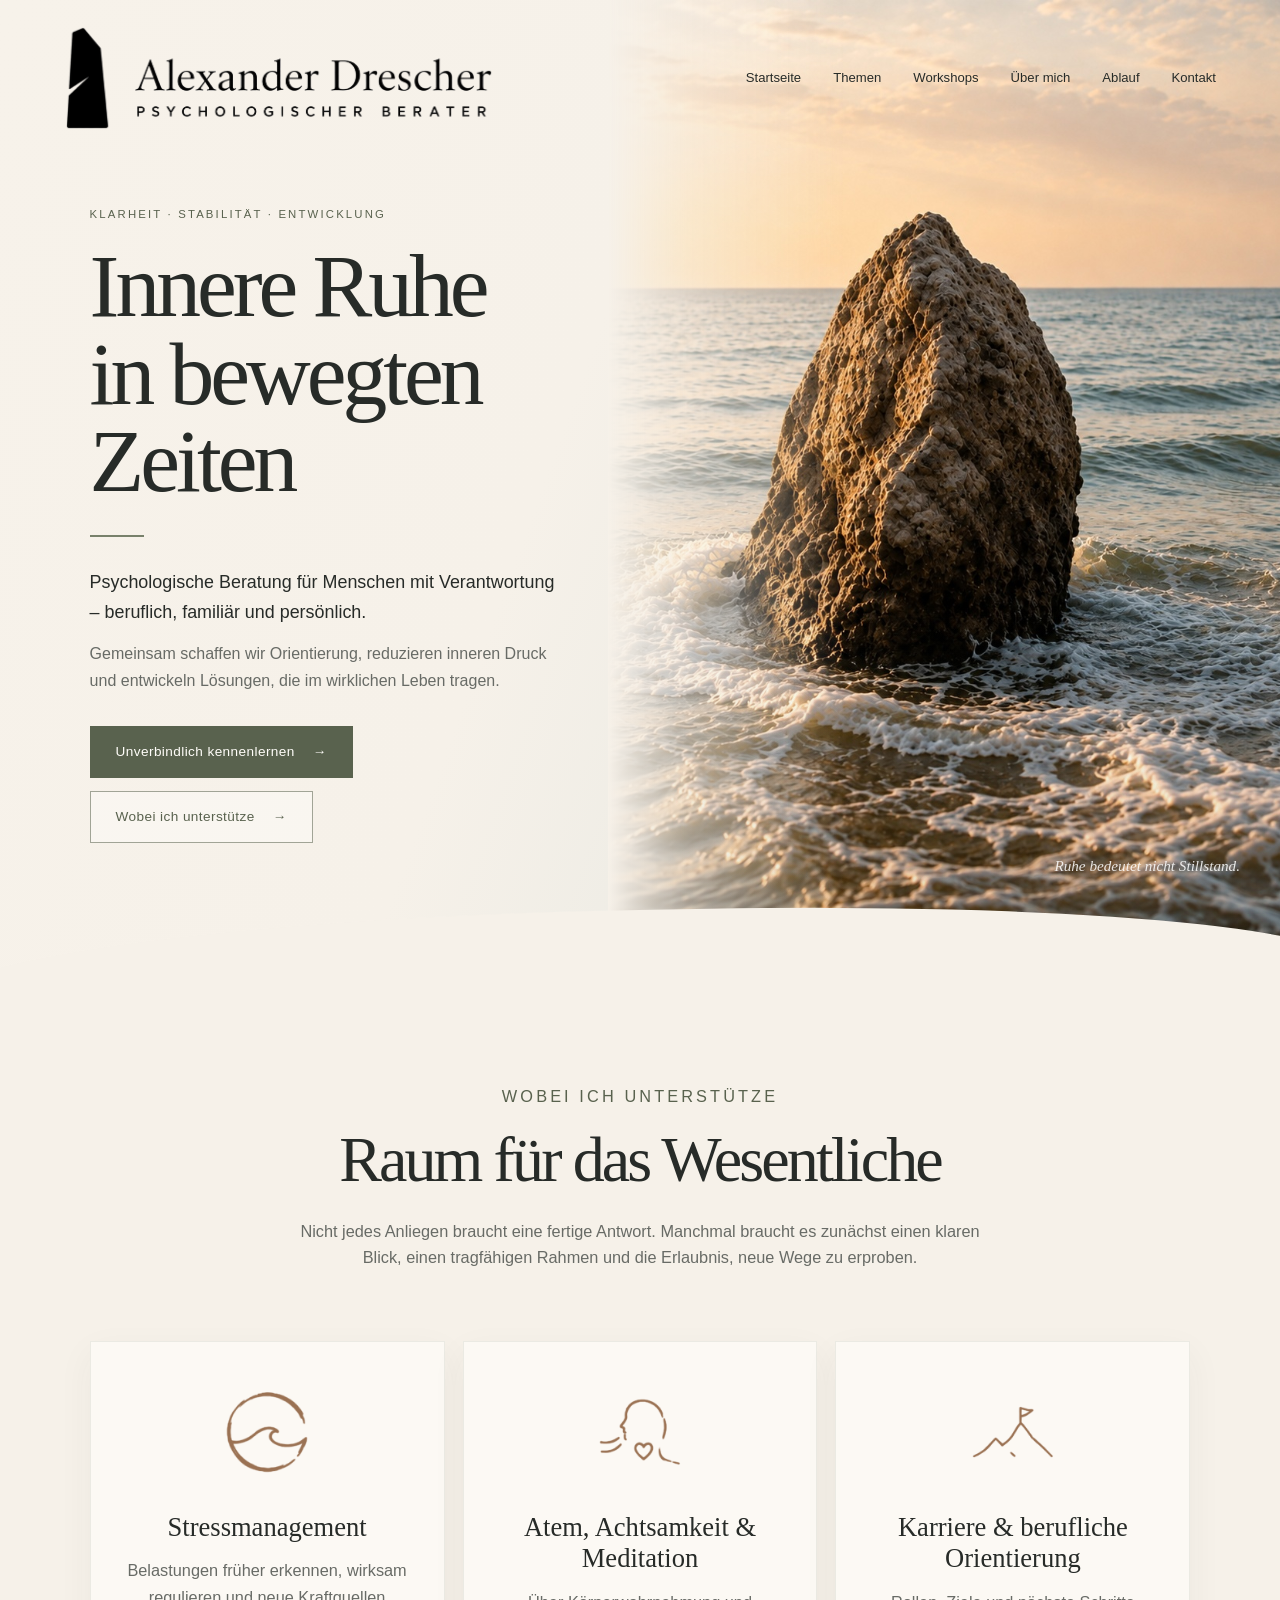
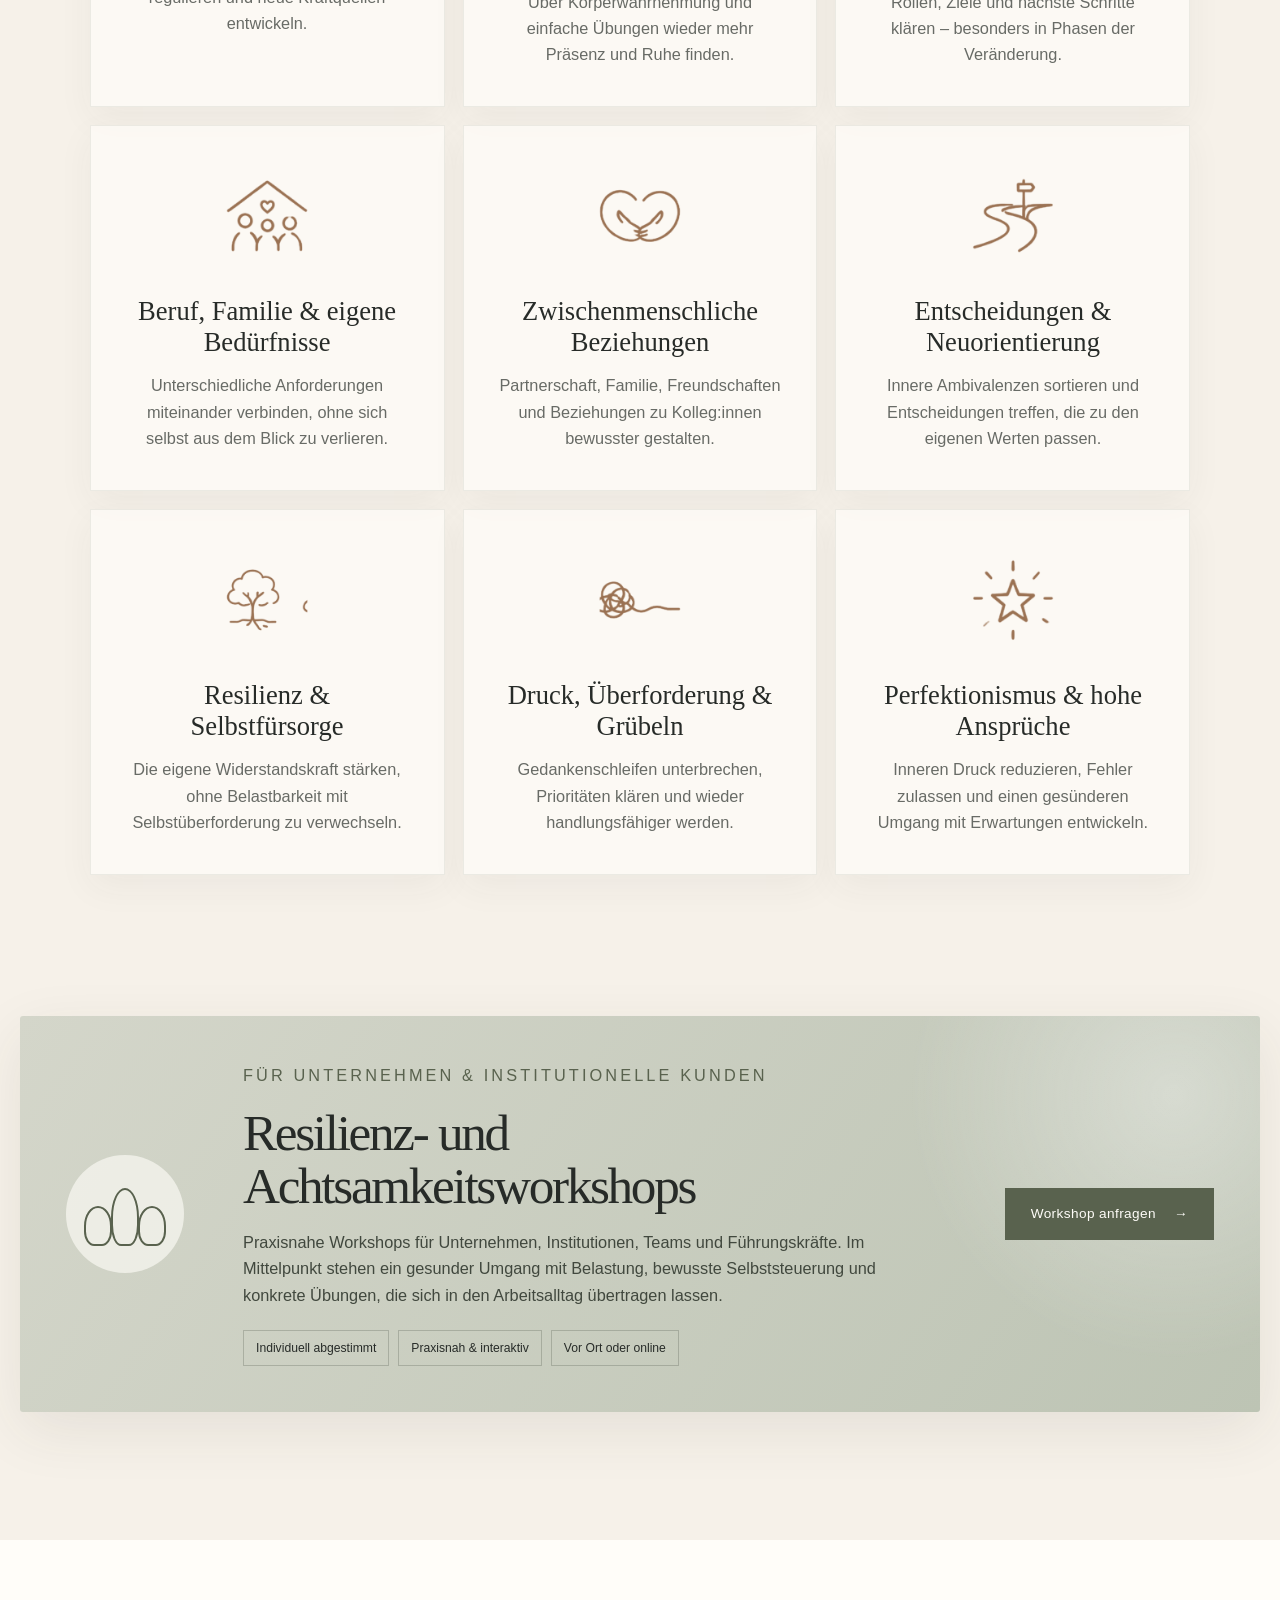
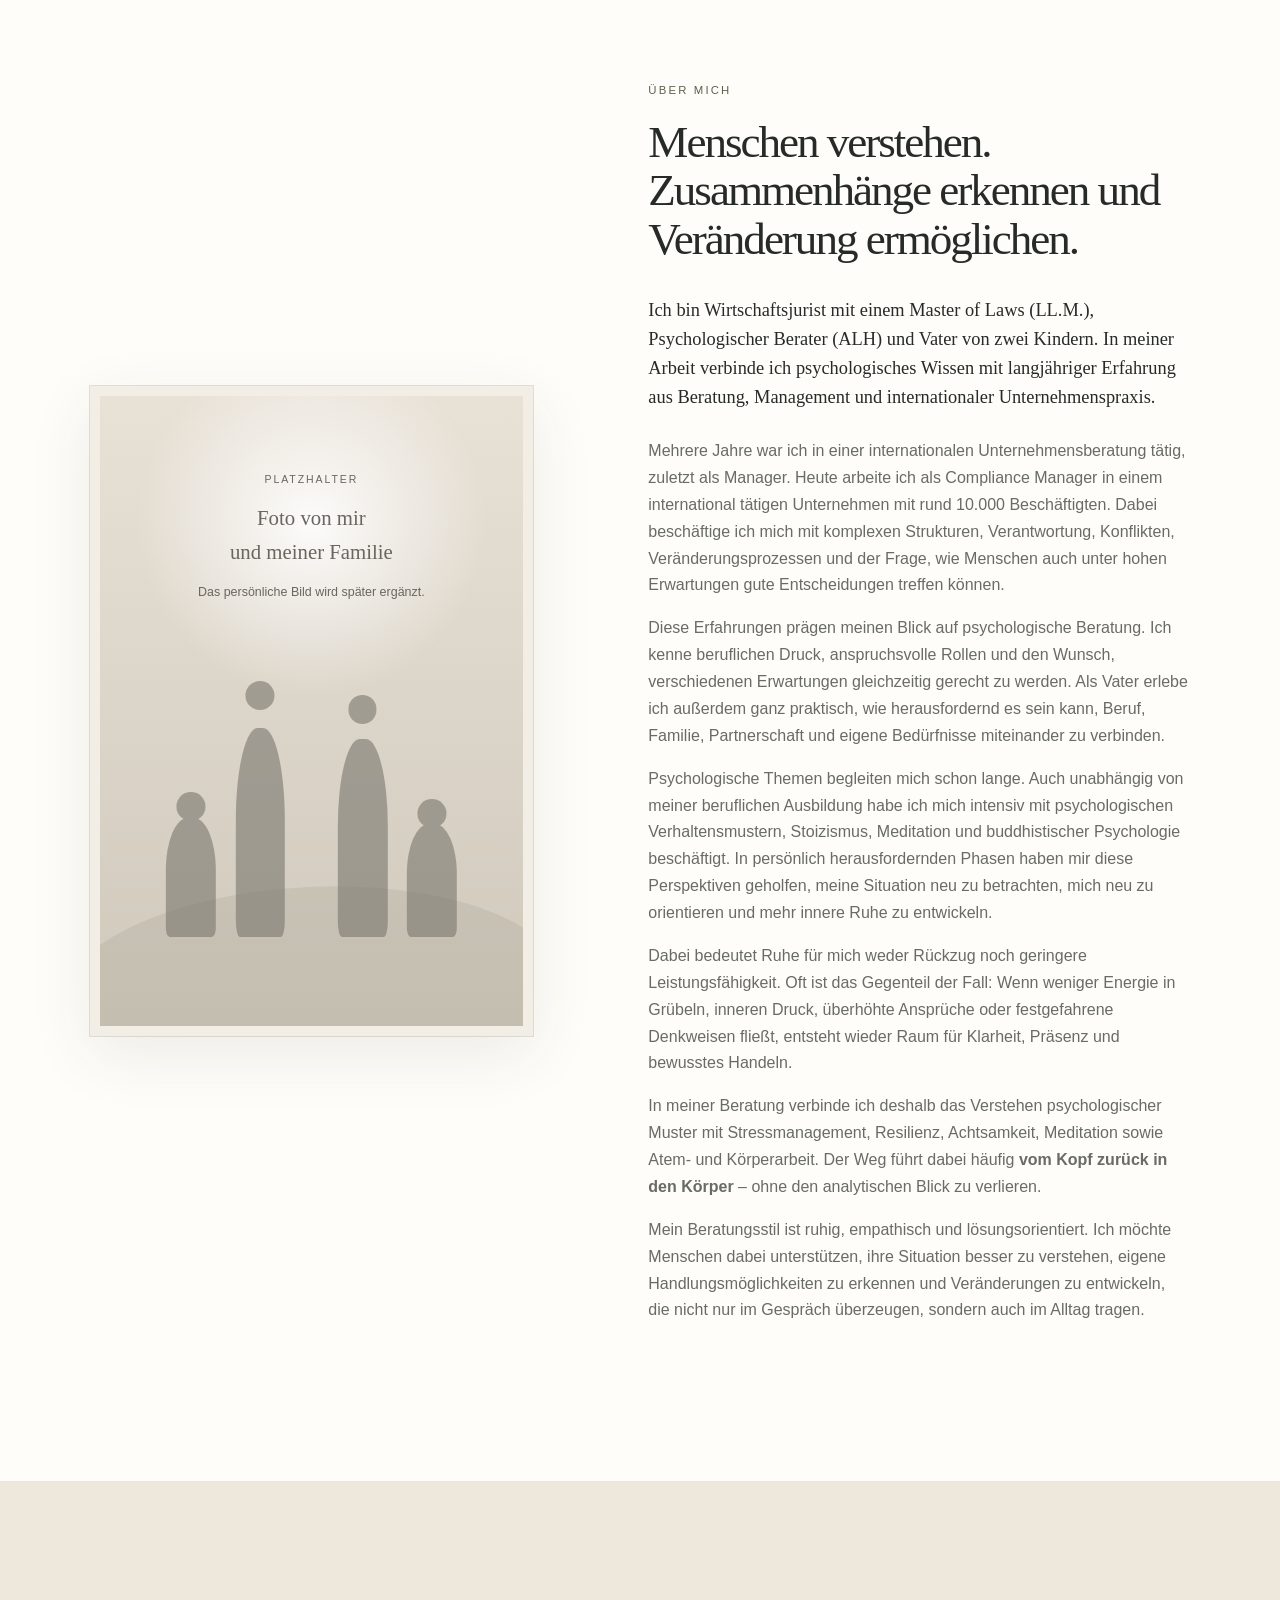
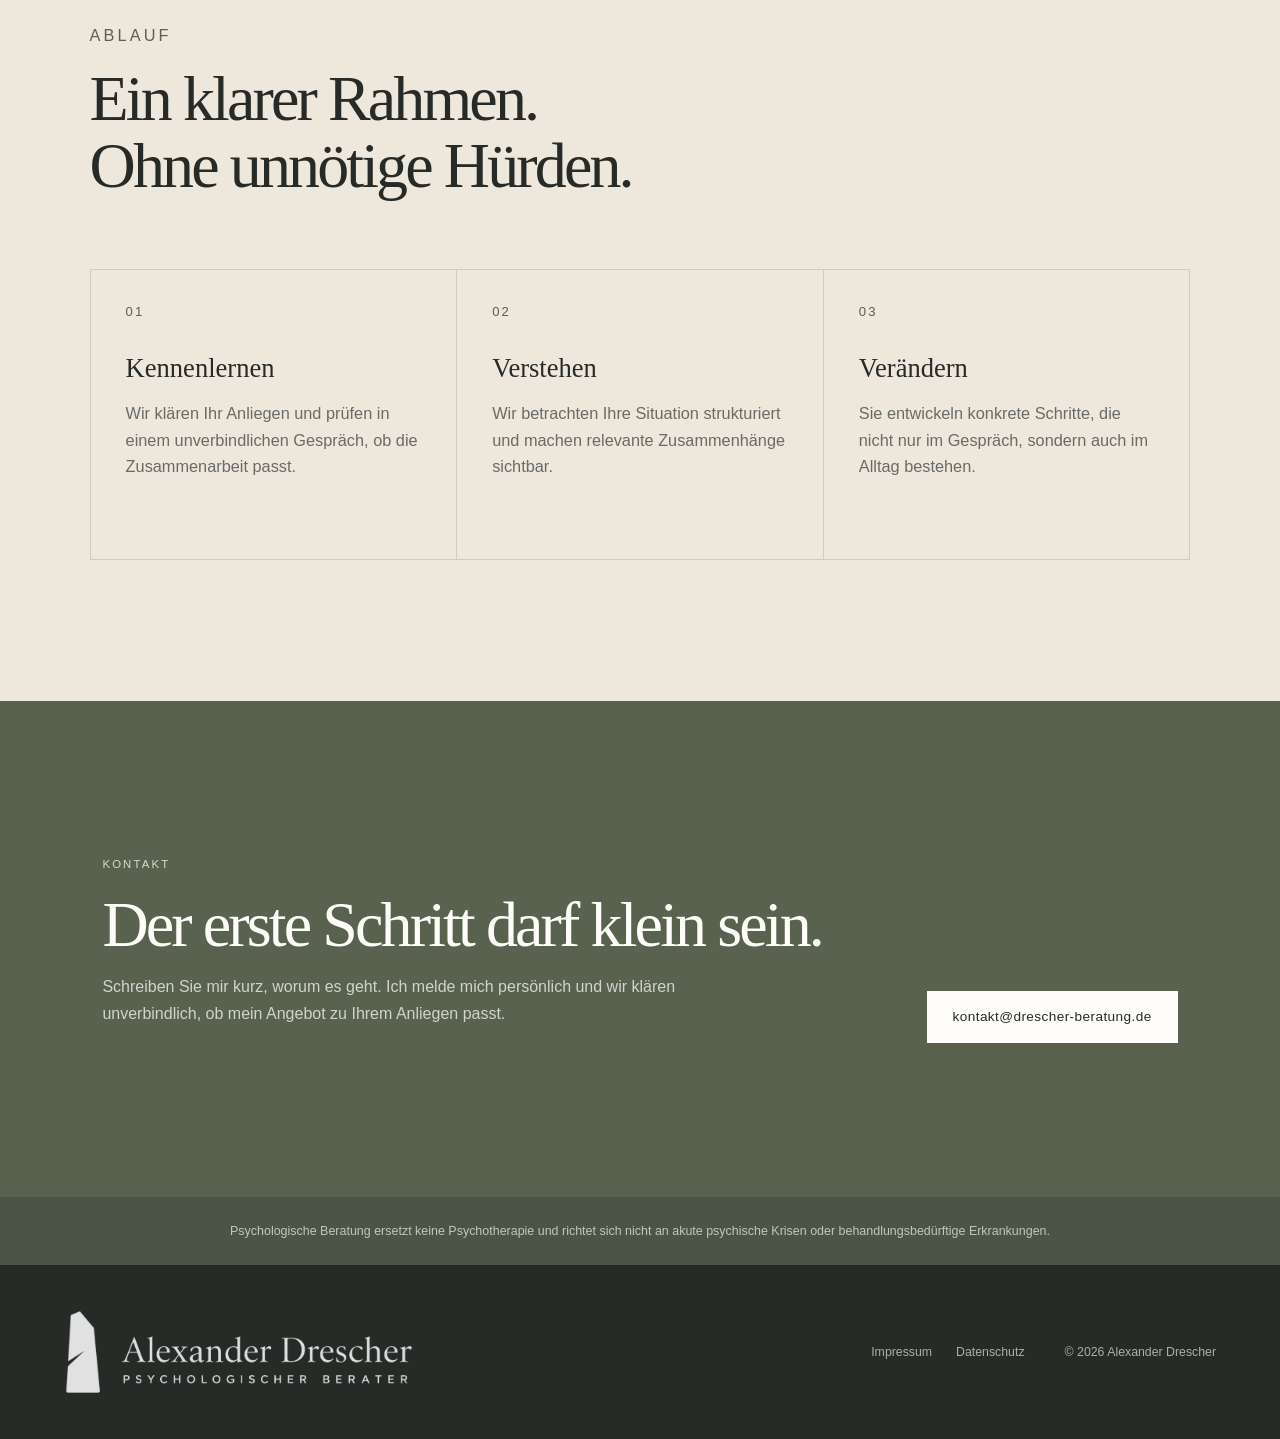
<file: index.html>
<!doctype html>
<html lang="de">
<head>
  <meta charset="utf-8">
  <meta name="viewport" content="width=device-width, initial-scale=1">
  <meta name="description" content="Psychologische Beratung für Menschen mit Verantwortung: Stressmanagement, Achtsamkeit, Karriere, Beziehungen, Vereinbarkeit und persönliche Entwicklung.">
  <meta name="theme-color" content="#f4efe7">
  <title>Alexander Drescher | Psychologischer Berater</title>
  <link rel="stylesheet" href="styles.css?v=14">
</head>
<body>
  <header class="site-header">
    <a class="logo-link" href="#start" aria-label="Alexander Drescher – Startseite">
      <img src="logo.png" alt="Alexander Drescher – Psychologischer Berater">
    </a>

    <button class="menu-toggle" aria-expanded="false" aria-controls="main-nav">
      <span></span><span></span><span class="sr-only">Menü öffnen</span>
    </button>

    <nav id="main-nav" class="main-nav" aria-label="Hauptnavigation">
      <a href="#start">Startseite</a>
      <a href="#themen">Themen</a>
      <a href="#workshops">Workshops</a>
      <a href="#ueber-mich">Über mich</a>
      <a href="#ablauf">Ablauf</a>
      <a href="#kontakt">Kontakt</a>
    </nav>
  </header>

  <main>
    <section id="start" class="hero">
      <div class="hero-copy">
        <p class="eyebrow">Klarheit · Stabilität · Entwicklung</p>
        <h1>Innere Ruhe<br>in bewegten Zeiten</h1>
        <div class="short-rule"></div>
        <p class="hero-lead">
          Psychologische Beratung für Menschen mit Verantwortung –
          beruflich, familiär und persönlich.
        </p>
        <p class="hero-support">
          Gemeinsam schaffen wir Orientierung, reduzieren inneren Druck
          und entwickeln Lösungen, die im wirklichen Leben tragen.
        </p>
        <div class="hero-actions">
          <a class="button button-primary" href="#kontakt">Unverbindlich kennenlernen <span>→</span></a>
          <a class="button button-secondary" href="#themen">Wobei ich unterstütze <span>→</span></a>
        </div>
      </div>

      <div class="hero-image" role="img" aria-label="Ein beständiger Stein in bewegter Brandung">
        <div class="hero-caption">Ruhe bedeutet nicht Stillstand.</div>
      </div>
      <div class="hero-wave" aria-hidden="true"></div>
    </section>

    <section id="themen" class="section section-topics">
      <div class="section-intro centered">
        <p class="eyebrow">Wobei ich unterstütze</p>
        <h2>Raum für das Wesentliche</h2>
        <p>
          Nicht jedes Anliegen braucht eine fertige Antwort. Manchmal braucht es
          zunächst einen klaren Blick, einen tragfähigen Rahmen und die Erlaubnis,
          neue Wege zu erproben.
        </p>
      </div>

      <div class="topic-grid">
        <article class="topic-card">
          <div class="topic-icon">
            <img src="01_stressmanagement.png?v=14" alt="" aria-hidden="true">
          </div>
          <h3>Stressmanagement</h3>
          <p>Belastungen früher erkennen, wirksam regulieren und neue Kraftquellen entwickeln.</p>
        </article>
        <article class="topic-card">
          <div class="topic-icon">
            <img src="02_atem_achtsamkeit_meditation.png?v=14" alt="" aria-hidden="true">
          </div>
          <h3>Atem, Achtsamkeit & Meditation</h3>
          <p>Über Körperwahrnehmung und einfache Übungen wieder mehr Präsenz und Ruhe finden.</p>
        </article>
        <article class="topic-card">
          <div class="topic-icon">
            <img src="03_karriere_berufliche_orientierung.png?v=14" alt="" aria-hidden="true">
          </div>
          <h3>Karriere & berufliche Orientierung</h3>
          <p>Rollen, Ziele und nächste Schritte klären – besonders in Phasen der Veränderung.</p>
        </article>
        <article class="topic-card">
          <div class="topic-icon">
            <img src="04_beruf_familie_eigene_beduerfnisse.png?v=14" alt="" aria-hidden="true">
          </div>
          <h3>Beruf, Familie & eigene Bedürfnisse</h3>
          <p>Unterschiedliche Anforderungen miteinander verbinden, ohne sich selbst aus dem Blick zu verlieren.</p>
        </article>
        <article class="topic-card">
          <div class="topic-icon">
            <img src="05_zwischenmenschliche_beziehungen.png?v=14" alt="" aria-hidden="true">
          </div>
          <h3>Zwischenmenschliche Beziehungen</h3>
          <p>Partnerschaft, Familie, Freundschaften und Beziehungen zu Kolleg:innen bewusster gestalten.</p>
        </article>
        <article class="topic-card">
          <div class="topic-icon">
            <img src="06_entscheidungen_neuorientierung.png?v=14" alt="" aria-hidden="true">
          </div>
          <h3>Entscheidungen & Neuorientierung</h3>
          <p>Innere Ambivalenzen sortieren und Entscheidungen treffen, die zu den eigenen Werten passen.</p>
        </article>
        <article class="topic-card">
          <div class="topic-icon">
            <img src="07_resilienz_selbstfuersorge.png?v=14" alt="" aria-hidden="true">
          </div>
          <h3>Resilienz & Selbstfürsorge</h3>
          <p>Die eigene Widerstandskraft stärken, ohne Belastbarkeit mit Selbstüberforderung zu verwechseln.</p>
        </article>
        <article class="topic-card">
          <div class="topic-icon">
            <img src="08_druck_ueberforderung_gruebeln.png?v=14" alt="" aria-hidden="true">
          </div>
          <h3>Druck, Überforderung & Grübeln</h3>
          <p>Gedankenschleifen unterbrechen, Prioritäten klären und wieder handlungsfähiger werden.</p>
        </article>
        <article class="topic-card">
          <div class="topic-icon">
            <img src="09_perfektionismus_hohe_ansprueche.png?v=14" alt="" aria-hidden="true">
          </div>
          <h3>Perfektionismus & hohe Ansprüche</h3>
          <p>Inneren Druck reduzieren, Fehler zulassen und einen gesünderen Umgang mit Erwartungen entwickeln.</p>
        </article>
      </div>
    </section>

    <section id="workshops" class="workshop-section">
      <div class="workshop-mark" aria-hidden="true">
        <span></span><span></span><span></span>
      </div>
      <div class="workshop-copy">
        <p class="eyebrow">Für Unternehmen & institutionelle Kunden</p>
        <h2>Resilienz- und Achtsamkeitsworkshops</h2>
        <p>
          Praxisnahe Workshops für Unternehmen, Institutionen, Teams und
          Führungskräfte. Im Mittelpunkt stehen ein gesunder Umgang mit
          Belastung, bewusste Selbststeuerung und konkrete Übungen, die sich
          in den Arbeitsalltag übertragen lassen.
        </p>
        <div class="workshop-details">
          <span>Individuell abgestimmt</span>
          <span>Praxisnah & interaktiv</span>
          <span>Vor Ort oder online</span>
        </div>
      </div>
      <a class="button button-primary" href="#kontakt">Workshop anfragen <span>→</span></a>
    </section>

    <section id="ueber-mich" class="section about-section">
      <div class="family-placeholder" role="img" aria-label="Platzhalter für ein zukünftiges Familienfoto">
        <div class="placeholder-copy">
          <small>Platzhalter</small>
          <strong>Foto von mir<br>und meiner Familie</strong>
          <span>Das persönliche Bild wird später ergänzt.</span>
        </div>
        <div class="family-silhouette" aria-hidden="true">
          <i class="person child-one"></i>
          <i class="person adult-one"></i>
          <i class="person adult-two"></i>
          <i class="person child-two"></i>
        </div>
      </div>

      <div class="about-copy">
        <p class="eyebrow">Über mich</p>
        <h2>Menschen verstehen.<br>Zusammenhänge erkennen und Veränderung ermöglichen.</h2>

        <p class="about-lead">
          Ich bin Wirtschaftsjurist mit einem Master of Laws (LL.M.), Psychologischer Berater (ALH)
          und Vater von zwei Kindern. In meiner Arbeit verbinde ich psychologisches Wissen mit
          langjähriger Erfahrung aus Beratung, Management und internationaler Unternehmenspraxis.
        </p>

        <p>
          Mehrere Jahre war ich in einer internationalen Unternehmensberatung tätig, zuletzt als Manager.
          Heute arbeite ich als Compliance Manager in einem international tätigen Unternehmen mit rund
          10.000 Beschäftigten. Dabei beschäftige ich mich mit komplexen Strukturen, Verantwortung,
          Konflikten, Veränderungsprozessen und der Frage, wie Menschen auch unter hohen Erwartungen
          gute Entscheidungen treffen können.
        </p>

        <p>
          Diese Erfahrungen prägen meinen Blick auf psychologische Beratung. Ich kenne beruflichen Druck,
          anspruchsvolle Rollen und den Wunsch, verschiedenen Erwartungen gleichzeitig gerecht zu werden.
          Als Vater erlebe ich außerdem ganz praktisch, wie herausfordernd es sein kann, Beruf, Familie,
          Partnerschaft und eigene Bedürfnisse miteinander zu verbinden.
        </p>

        <p>
          Psychologische Themen begleiten mich schon lange. Auch unabhängig von meiner beruflichen Ausbildung
          habe ich mich intensiv mit psychologischen Verhaltensmustern, Stoizismus, Meditation und
          buddhistischer Psychologie beschäftigt. In persönlich herausfordernden Phasen haben mir diese
          Perspektiven geholfen, meine Situation neu zu betrachten, mich neu zu orientieren und mehr innere
          Ruhe zu entwickeln.
        </p>

        <p>
          Dabei bedeutet Ruhe für mich weder Rückzug noch geringere Leistungsfähigkeit. Oft ist das Gegenteil
          der Fall: Wenn weniger Energie in Grübeln, inneren Druck, überhöhte Ansprüche oder festgefahrene
          Denkweisen fließt, entsteht wieder Raum für Klarheit, Präsenz und bewusstes Handeln.
        </p>

        <p>
          In meiner Beratung verbinde ich deshalb das Verstehen psychologischer Muster mit Stressmanagement,
          Resilienz, Achtsamkeit, Meditation sowie Atem- und Körperarbeit. Der Weg führt dabei häufig
          <strong>vom Kopf zurück in den Körper</strong> – ohne den analytischen Blick zu verlieren.
        </p>

        <p>
          Mein Beratungsstil ist ruhig, empathisch und lösungsorientiert. Ich möchte Menschen dabei unterstützen,
          ihre Situation besser zu verstehen, eigene Handlungsmöglichkeiten zu erkennen und Veränderungen zu
          entwickeln, die nicht nur im Gespräch überzeugen, sondern auch im Alltag tragen.
        </p>
      </div>
    </section>

    <section id="ablauf" class="section process-section">
      <div class="section-intro">
        <p class="eyebrow">Ablauf</p>
        <h2>Ein klarer Rahmen.<br>Ohne unnötige Hürden.</h2>
      </div>
      <div class="process-grid">
        <article>
          <span>01</span>
          <h3>Kennenlernen</h3>
          <p>Wir klären Ihr Anliegen und prüfen in einem unverbindlichen Gespräch, ob die Zusammenarbeit passt.</p>
        </article>
        <article>
          <span>02</span>
          <h3>Verstehen</h3>
          <p>Wir betrachten Ihre Situation strukturiert und machen relevante Zusammenhänge sichtbar.</p>
        </article>
        <article>
          <span>03</span>
          <h3>Verändern</h3>
          <p>Sie entwickeln konkrete Schritte, die nicht nur im Gespräch, sondern auch im Alltag bestehen.</p>
        </article>
      </div>
    </section>

    <section id="kontakt" class="contact-section">
      <div>
        <p class="eyebrow">Kontakt</p>
        <h2>Der erste Schritt darf klein sein.</h2>
        <p>
          Schreiben Sie mir kurz, worum es geht. Ich melde mich persönlich und
          wir klären unverbindlich, ob mein Angebot zu Ihrem Anliegen passt.
        </p>
      </div>
      <a class="button button-light" href="mailto:kontakt@drescher-beratung.de">kontakt@drescher-beratung.de</a>
    </section>

    <section class="disclaimer">
      <p>
        Psychologische Beratung ersetzt keine Psychotherapie und richtet sich
        nicht an akute psychische Krisen oder behandlungsbedürftige Erkrankungen.
      </p>
    </section>
  </main>

  <footer>
    <img src="logo.png" alt="Alexander Drescher – Psychologischer Berater">
    <div class="footer-links">
      <a href="impressum.html">Impressum</a>
      <a href="datenschutz.html">Datenschutz</a>
    </div>
    <p>© <span id="year"></span> Alexander Drescher</p>
  </footer>

  <script src="script.js"></script>
</body>
</html>
</file>
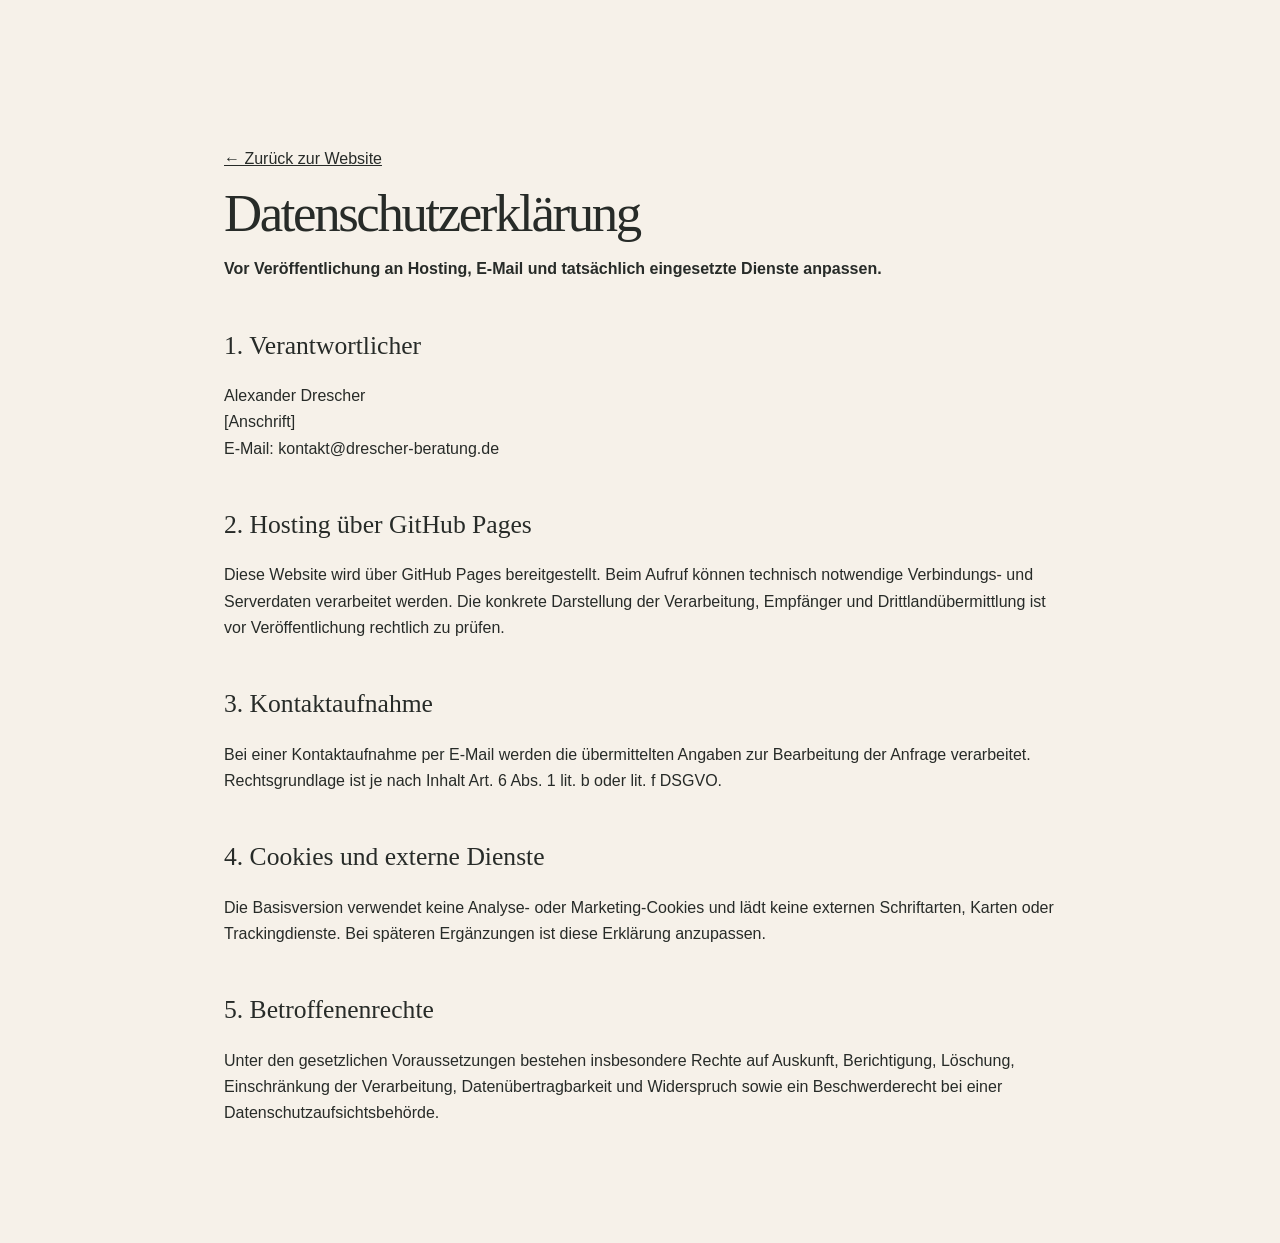
<file: datenschutz.html>
<!doctype html>
<html lang="de">
<head>
  <meta charset="utf-8">
  <meta name="viewport" content="width=device-width, initial-scale=1">
  <title>Datenschutz | Alexander Drescher</title>
  <link rel="stylesheet" href="styles.css">
</head>
<body>
  <main class="legal-page">
    <p><a href="index.html">← Zurück zur Website</a></p>
    <h1>Datenschutzerklärung</h1>
    <p><strong>Vor Veröffentlichung an Hosting, E-Mail und tatsächlich eingesetzte Dienste anpassen.</strong></p>

    <h2>1. Verantwortlicher</h2>
    <p>
      Alexander Drescher<br>
      [Anschrift]<br>
      E-Mail: kontakt@drescher-beratung.de
    </p>

    <h2>2. Hosting über GitHub Pages</h2>
    <p>
      Diese Website wird über GitHub Pages bereitgestellt. Beim Aufruf können
      technisch notwendige Verbindungs- und Serverdaten verarbeitet werden.
      Die konkrete Darstellung der Verarbeitung, Empfänger und
      Drittlandübermittlung ist vor Veröffentlichung rechtlich zu prüfen.
    </p>

    <h2>3. Kontaktaufnahme</h2>
    <p>
      Bei einer Kontaktaufnahme per E-Mail werden die übermittelten Angaben zur
      Bearbeitung der Anfrage verarbeitet. Rechtsgrundlage ist je nach Inhalt
      Art. 6 Abs. 1 lit. b oder lit. f DSGVO.
    </p>

    <h2>4. Cookies und externe Dienste</h2>
    <p>
      Die Basisversion verwendet keine Analyse- oder Marketing-Cookies und lädt
      keine externen Schriftarten, Karten oder Trackingdienste. Bei späteren
      Ergänzungen ist diese Erklärung anzupassen.
    </p>

    <h2>5. Betroffenenrechte</h2>
    <p>
      Unter den gesetzlichen Voraussetzungen bestehen insbesondere Rechte auf
      Auskunft, Berichtigung, Löschung, Einschränkung der Verarbeitung,
      Datenübertragbarkeit und Widerspruch sowie ein Beschwerderecht bei einer
      Datenschutzaufsichtsbehörde.
    </p>
  </main>
</body>
</html>
</file>
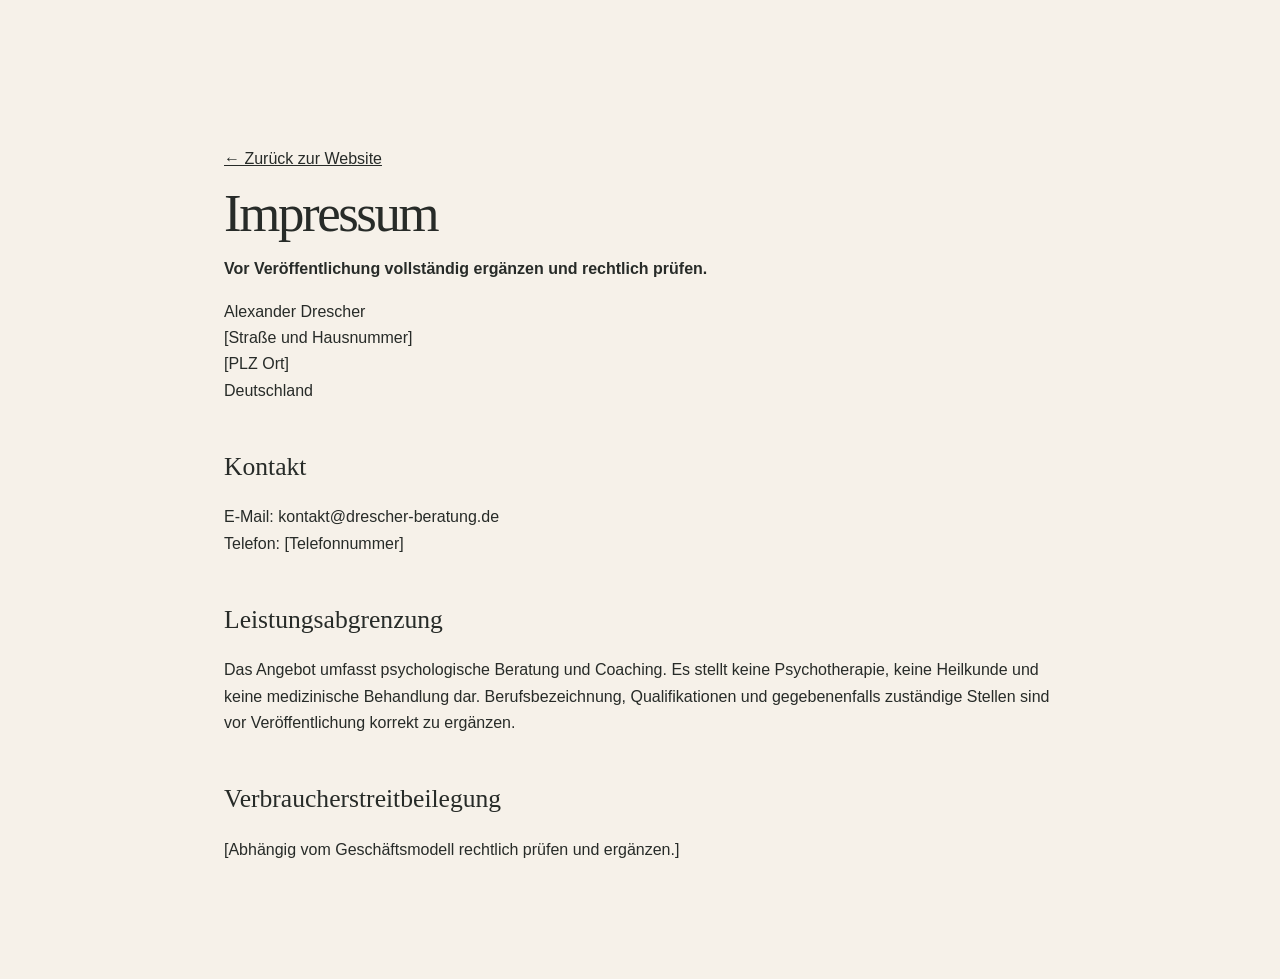
<file: impressum.html>
<!doctype html>
<html lang="de">
<head>
  <meta charset="utf-8">
  <meta name="viewport" content="width=device-width, initial-scale=1">
  <title>Impressum | Alexander Drescher</title>
  <link rel="stylesheet" href="styles.css">
</head>
<body>
  <main class="legal-page">
    <p><a href="index.html">← Zurück zur Website</a></p>
    <h1>Impressum</h1>
    <p><strong>Vor Veröffentlichung vollständig ergänzen und rechtlich prüfen.</strong></p>
    <p>
      Alexander Drescher<br>
      [Straße und Hausnummer]<br>
      [PLZ Ort]<br>
      Deutschland
    </p>
    <h2>Kontakt</h2>
    <p>
      E-Mail: kontakt@drescher-beratung.de<br>
      Telefon: [Telefonnummer]
    </p>
    <h2>Leistungsabgrenzung</h2>
    <p>
      Das Angebot umfasst psychologische Beratung und Coaching. Es stellt keine
      Psychotherapie, keine Heilkunde und keine medizinische Behandlung dar.
      Berufsbezeichnung, Qualifikationen und gegebenenfalls zuständige Stellen
      sind vor Veröffentlichung korrekt zu ergänzen.
    </p>
    <h2>Verbraucherstreitbeilegung</h2>
    <p>[Abhängig vom Geschäftsmodell rechtlich prüfen und ergänzen.]</p>
  </main>
</body>
</html>
</file>
<file: styles.css>
:root {
  --paper: #f6f1e9;
  --paper-2: #eee7dc;
  --white: #fffdf9;
  --ink: #272b28;
  --muted: #686b66;
  --sage: #78816b;
  --sage-dark: #59624e;
  --sage-pale: #d7dbcf;
  --stone: #b7afa3;
  --line: rgba(39, 43, 40, .15);
  --shadow: 0 18px 60px rgba(52, 54, 47, .09);
  --max: 1240px;
}

* { box-sizing: border-box; }
html { scroll-behavior: smooth; }
body {
  margin: 0;
  background: var(--paper);
  color: var(--ink);
  font-family: Arial, Helvetica, sans-serif;
  line-height: 1.65;
}
img { max-width: 100%; }
a { color: inherit; text-decoration: none; }
button { font: inherit; }
.sr-only {
  position: absolute; width: 1px; height: 1px; padding: 0;
  margin: -1px; overflow: hidden; clip: rect(0,0,0,0);
  white-space: nowrap; border: 0;
}

.site-header {
  position: absolute;
  z-index: 20;
  top: 0;
  left: 0;
  width: 100%;
  padding: 25px clamp(22px, 5vw, 76px);
  display: flex;
  justify-content: space-between;
  align-items: center;
}
.logo-link {
  display: block;
  width: min(430px, 37vw);
  min-width: 270px;
}
.logo-link img {
  display: block;
  width: 100%;
  height: auto;
}
.main-nav {
  display: flex;
  gap: clamp(18px, 2.5vw, 38px);
  align-items: center;
  font-size: .82rem;
}
.main-nav a {
  position: relative;
  padding: 8px 0;
}
.main-nav a::after {
  content: "";
  position: absolute;
  left: 0; bottom: 0;
  width: 0; height: 1px;
  background: var(--sage);
  transition: width .25s ease;
}
.main-nav a:hover::after { width: 100%; }
.menu-toggle { display: none; }

.hero {
  position: relative;
  min-height: 830px;
  display: grid;
  grid-template-columns: .95fr 1.05fr;
  overflow: hidden;
  background: linear-gradient(110deg, #f7f2ea 0%, #f6f1e9 44%, #dce1dc 100%);
}
.hero-copy {
  z-index: 3;
  padding: 205px 4vw 125px clamp(28px, 7vw, 115px);
  align-self: center;
}
.eyebrow {
  margin: 0 0 18px;
  color: var(--sage-dark);
  text-transform: uppercase;
  letter-spacing: .19em;
  font-size: .71rem;
}
h1, h2 {
  margin: 0;
  font-family: Georgia, "Times New Roman", serif;
  font-weight: 400;
  letter-spacing: -.045em;
}
h1 {
  max-width: 720px;
  font-size: clamp(4rem, 7vw, 7.4rem);
  line-height: .98;
}
.short-rule {
  width: 54px;
  height: 2px;
  margin: 30px 0 31px;
  background: var(--sage);
}
.hero-lead {
  max-width: 520px;
  margin: 0 0 14px;
  font-size: clamp(1.05rem, 1.4vw, 1.25rem);
}
.hero-support {
  max-width: 520px;
  margin: 0 0 32px;
  color: var(--muted);
}
.hero-actions {
  display: flex;
  flex-wrap: wrap;
  gap: 13px;
}
.button {
  min-height: 52px;
  padding: 0 25px;
  display: inline-flex;
  align-items: center;
  justify-content: center;
  gap: 18px;
  border: 1px solid transparent;
  font-size: .85rem;
  letter-spacing: .03em;
  transition: transform .2s ease, background .2s ease;
}
.button:hover { transform: translateY(-2px); }
.button-primary {
  background: var(--sage-dark);
  color: var(--white);
}
.button-primary:hover { background: #4b5543; }
.button-secondary {
  border-color: rgba(89, 98, 78, .55);
  color: var(--sage-dark);
  background: rgba(255,255,255,.3);
}
.button-light {
  background: var(--white);
  color: var(--ink);
}

.hero-image {
  position: relative;
  min-height: 830px;
  background-image:
    linear-gradient(90deg, var(--paper) 0%, rgba(246,241,233,.55) 12%, rgba(246,241,233,0) 35%),
    linear-gradient(0deg, rgba(41,49,46,.12), rgba(41,49,46,0) 38%),
    url("stein-brandung.jpg");
  background-size: cover;
  background-position: 50% center;
}
.hero-caption {
  position: absolute;
  right: 40px;
  bottom: 90px;
  color: rgba(255,255,255,.85);
  font-family: Georgia, serif;
  font-style: italic;
  font-size: .95rem;
  text-shadow: 0 2px 8px rgba(0,0,0,.35);
}
.hero-wave {
  position: absolute;
  z-index: 4;
  left: -5%;
  bottom: -36px;
  width: 110%;
  height: 94px;
  border-radius: 50% 45% 0 0 / 85% 70% 0 0;
  background: var(--paper);
  transform: rotate(-1deg);
}

.section {
  padding: clamp(95px, 11vw, 155px) clamp(24px, 7vw, 110px);
}
.section-intro {
  max-width: var(--max);
  margin: 0 auto 70px;
}
.section-intro.centered {
  max-width: 800px;
  text-align: center;
}
.section-intro h2,
.about-copy h2,
.workshop-copy h2,
.contact-section h2 {
  font-size: clamp(2.8rem, 5vw, 5.4rem);
  line-height: 1.04;
}
.section-intro > p:last-child {
  max-width: 720px;
  margin: 24px auto 0;
  color: var(--muted);
}
.section-topics {
  padding-top: 115px;
}
.topic-grid {
  max-width: var(--max);
  margin: 0 auto;
  display: grid;
  grid-template-columns: repeat(3, 1fr);
  gap: 18px;
}



.topic-card {
  min-height: 330px;
  padding: 34px 34px 38px;
  display: flex;
  flex-direction: column;
  align-items: center;
  text-align: center;
  background: rgba(255,253,249,.73);
  border: 1px solid rgba(89,98,78,.10);
  box-shadow: 0 12px 34px rgba(63,67,59,.05);
  transition: transform .25s ease, box-shadow .25s ease;
}
.topic-card:hover {
  transform: translateY(-5px);
  box-shadow: var(--shadow);
}
.topic-icon {
  width: 112px;
  height: 112px;
  margin: 0 auto 8px;
  display: grid;
  place-items: center;
  color: #9a7454;
}
.topic-icon img {
  width: 104px;
  height: 104px;
  display: block;
  object-fit: contain;
}
.topic-card h3 {
  width: 100%;
  max-width: 315px;
  margin: 16px auto 14px;
  text-align: center;
  font-family: Georgia, serif;
  font-size: 1.55rem;
  line-height: 1.2;
  font-weight: 400;
}
.topic-card p {
  width: 100%;
  max-width: 315px;
  margin: 0 auto;
  text-align: center;
  color: var(--muted);
  font-size: .94rem;
}

.workshop-section {
  max-width: var(--max);
  margin: 0 auto clamp(95px, 10vw, 145px);
  padding: 46px;
  display: grid;
  grid-template-columns: 135px 1fr auto;
  gap: 42px;
  align-items: center;
  background:
    radial-gradient(circle at 93% 20%, rgba(255,255,255,.35), transparent 22%),
    linear-gradient(125deg, #d4d6ca, #bdc4b4);
  border-radius: 3px;
  box-shadow: var(--shadow);
}
.workshop-mark {
  position: relative;
  width: 118px;
  height: 118px;
  border-radius: 50%;
  background: rgba(255,253,249,.62);
}
.workshop-mark span {
  position: absolute;
  bottom: 27px;
  width: 28px;
  height: 48px;
  border: 2px solid var(--sage-dark);
  border-radius: 50% 50% 36% 36%;
}
.workshop-mark span:nth-child(1) { left: 18px; height: 40px; }
.workshop-mark span:nth-child(2) { left: 45px; height: 58px; }
.workshop-mark span:nth-child(3) { left: 72px; height: 40px; }
.workshop-copy h2 {
  font-size: clamp(2.3rem, 4vw, 4.3rem);
}
.workshop-copy > p:last-of-type {
  max-width: 680px;
  color: #41483e;
}
.workshop-details {
  display: flex;
  flex-wrap: wrap;
  gap: 9px;
  margin-top: 22px;
}
.workshop-details span {
  padding: 7px 12px;
  border: 1px solid rgba(65,72,62,.25);
  font-size: .76rem;
}

.about-section {
  display: grid;
  grid-template-columns: .9fr 1.1fr;
  align-items: center;
  gap: clamp(55px, 9vw, 145px);
  background: var(--white);
}
.family-placeholder {
  position: relative;
  min-height: 650px;
  overflow: hidden;
  background:
    radial-gradient(circle at 50% 20%, rgba(255,255,255,.9), transparent 32%),
    linear-gradient(180deg, #e8e1d6, #cfc8bb);
  border: 10px solid #f2ede5;
  outline: 1px solid rgba(89,98,78,.18);
  box-shadow: var(--shadow);
}
.family-placeholder::after {
  content: "";
  position: absolute;
  left: -10%; right: -10%; bottom: -13%;
  height: 35%;
  border-radius: 50% 50% 0 0;
  background: rgba(119,129,107,.14);
  transform: rotate(-3deg);
}
.placeholder-copy {
  position: absolute;
  z-index: 2;
  top: 12%;
  left: 0;
  width: 100%;
  text-align: center;
  color: #69665f;
}
.placeholder-copy small {
  display: block;
  text-transform: uppercase;
  letter-spacing: .18em;
  font-size: .66rem;
}
.placeholder-copy strong {
  display: block;
  margin: 12px 0 9px;
  font-family: Georgia, serif;
  font-size: 1.3rem;
  font-weight: 400;
}
.placeholder-copy span { font-size: .78rem; }
.family-silhouette {
  position: absolute;
  z-index: 3;
  left: 50%;
  bottom: 14%;
  width: 78%;
  height: 45%;
  transform: translateX(-50%);
}
.person {
  position: absolute;
  bottom: 0;
  width: 15%;
  background: #77746c;
  border-radius: 44% 44% 8% 8%;
  opacity: .58;
}
.person::before {
  content: "";
  position: absolute;
  left: 50%;
  top: -22%;
  width: 58%;
  aspect-ratio: 1;
  border-radius: 50%;
  background: inherit;
  transform: translateX(-50%);
}
.child-one { left: 6%; height: 42%; }
.adult-one { left: 27%; height: 74%; }
.adult-two { right: 27%; height: 70%; }
.child-two { right: 6%; height: 40%; }

.about-copy {
  max-width: 720px;
}
.about-lead {
  margin: 32px 0 26px;
  font-family: Georgia, serif;
  font-size: clamp(1.55rem, 2.4vw, 2.4rem);
  line-height: 1.3;
}
.about-copy > p:not(.eyebrow):not(.about-lead) {
  color: var(--muted);
}

.process-section {
  background: var(--paper-2);
}
.process-grid {
  max-width: var(--max);
  margin: 0 auto;
  display: grid;
  grid-template-columns: repeat(3, 1fr);
  border-top: 1px solid var(--line);
  border-left: 1px solid var(--line);
}
.process-grid article {
  min-height: 290px;
  padding: 35px;
  border-right: 1px solid var(--line);
  border-bottom: 1px solid var(--line);
}
.process-grid span {
  color: var(--sage-dark);
  font-size: .7rem;
  letter-spacing: .16em;
}
.process-grid h3 {
  margin: 58px 0 14px;
  font-family: Georgia, serif;
  font-size: 1.8rem;
  font-weight: 400;
}
.process-grid p {
  color: var(--muted);
}

.contact-section {
  padding: clamp(95px, 12vw, 170px) clamp(24px, 8vw, 125px);
  display: flex;
  align-items: flex-end;
  justify-content: space-between;
  gap: 70px;
  background: var(--sage-dark);
  color: var(--white);
}
.contact-section > div { max-width: 820px; }
.contact-section .eyebrow { color: #d8dccf; }
.contact-section p:not(.eyebrow) {
  max-width: 650px;
  color: rgba(255,255,255,.72);
}
.disclaimer {
  padding: 24px;
  text-align: center;
  background: #4c5545;
  color: rgba(255,255,255,.66);
  font-size: .78rem;
}
.disclaimer p { margin: 0; }

footer {
  padding: 44px clamp(24px, 5vw, 75px);
  display: grid;
  grid-template-columns: 1fr auto auto;
  gap: 40px;
  align-items: center;
  background: #262b27;
  color: rgba(255,255,255,.62);
  font-size: .77rem;
}
footer img {
  width: min(350px, 45vw);
  filter: invert(1);
  opacity: .86;
}
.footer-links { display: flex; gap: 24px; }

.legal-page {
  max-width: 880px;
  margin: 0 auto;
  padding: 130px 24px 100px;
}
.legal-page h1 {
  font-family: Georgia, serif;
  font-size: 3.3rem;
  font-weight: 400;
}
.legal-page h2 {
  margin-top: 42px;
  font-family: Georgia, serif;
  font-size: 1.6rem;
  font-weight: 400;
  letter-spacing: 0;
}
.legal-page a { text-decoration: underline; }

@media (max-width: 1040px) {
  .site-header { align-items: flex-start; }
  .logo-link { width: 340px; }
  .main-nav { gap: 16px; }
  .hero { grid-template-columns: 1fr; }
  .hero-copy { min-height: 700px; padding-right: 40vw; }
  .hero-image {
    position: absolute;
    inset: 0 0 0 37%;
    min-height: 100%;
    opacity: .78;
  }
  .hero-copy::before {
    content: "";
    position: absolute;
    z-index: -1;
    inset: 0 30% 0 0;
    background: linear-gradient(90deg, var(--paper) 55%, transparent);
  }
  .topic-grid { grid-template-columns: repeat(2, 1fr); }
  .workshop-section {
    margin-left: 24px; margin-right: 24px;
    grid-template-columns: 110px 1fr;
  }
  .workshop-section > .button { grid-column: 2; justify-self: start; }
}

@media (max-width: 760px) {
  .site-header {
    position: absolute;
    padding: 18px 20px;
  }
  .logo-link { width: min(300px, 72vw); min-width: 0; }
  .menu-toggle {
    display: flex;
    width: 44px;
    height: 44px;
    border: 0;
    background: transparent;
    flex-direction: column;
    justify-content: center;
    gap: 6px;
  }
  .menu-toggle span:not(.sr-only) {
    width: 25px;
    height: 1px;
    background: var(--ink);
  }
  .main-nav {
    display: none;
    position: absolute;
    top: 82px;
    left: 18px; right: 18px;
    padding: 25px;
    flex-direction: column;
    align-items: flex-start;
    background: rgba(255,253,249,.97);
    box-shadow: var(--shadow);
  }
  .main-nav.open { display: flex; }
  .hero { min-height: 920px; display: block; }
  .hero-copy {
    position: relative;
    z-index: 5;
    padding: 160px 22px 440px;
    min-height: 920px;
  }
  .hero-copy::before {
    inset: 0;
    background: linear-gradient(180deg, var(--paper) 0 52%, rgba(246,241,233,.84) 64%, transparent 82%);
  }
  h1 { font-size: clamp(3.3rem, 16vw, 5.4rem); }
  .hero-image {
    inset: 47% 0 0;
    min-height: auto;
    opacity: 1;
    background-image:
      linear-gradient(180deg, var(--paper) 0%, rgba(246,241,233,0) 18%),
      linear-gradient(0deg, rgba(41,49,46,.14), rgba(41,49,46,0) 38%),
      url("stein-brandung.jpg");
  }
  .hero-caption { right: 20px; bottom: 50px; }
  .topic-grid { grid-template-columns: 1fr; }
  .topic-card { min-height: 235px; }
  .workshop-section {
    grid-template-columns: 1fr;
    margin-left: 20px; margin-right: 20px;
    padding: 32px;
  }
  .workshop-section > .button { grid-column: 1; }
  .workshop-mark { width: 92px; height: 92px; }
  .workshop-mark span { transform: scale(.78); transform-origin: bottom; }
  .about-section { grid-template-columns: 1fr; }
  .family-placeholder { min-height: 520px; }
  .process-grid { grid-template-columns: 1fr; }
  .contact-section { flex-direction: column; align-items: flex-start; }
  footer { grid-template-columns: 1fr; gap: 24px; }
  footer img { width: min(330px, 88vw); }
}


/* Final centered module layout using the selected original icons */
.topic-card {
  align-items: center !important;
  text-align: center !important;
}
.topic-icon {
  margin-left: auto !important;
  margin-right: auto !important;
}
.topic-card h3,
.topic-card p {
  margin-left: auto !important;
  margin-right: auto !important;
  text-align: center !important;
}


/* Korrigierte Größen im Bereich „Ablauf“ */
.process-grid article > span {
  display: block !important;
  width: auto !important;
  height: auto !important;
  margin: 0 !important;
  font-family: Arial, Helvetica, sans-serif !important;
  font-size: 1rem !important;
  line-height: 1 !important;
  font-weight: 500 !important;
  letter-spacing: .16em !important;
  color: var(--sage-dark) !important;
  transform: none !important;
}

.process-grid article > h3 {
  margin-top: 34px !important;
}


/* =========================================================
   Typografie-Korrektur – ausschließlich Schriftgrößen.
   Kein Kartenlayout, keine Abstände und keine Ausrichtung geändert.
   ========================================================= */

/* Allgemeiner Fließtext */
body {
  font-size: 16px;
}

/* Themenkarten */
.topic-card h3 {
  font-size: clamp(1.55rem, 1.42rem + .3vw, 1.8rem) !important;
  line-height: 1.18 !important;
}

.topic-card p {
  font-size: 1.02rem !important;
  line-height: 1.62 !important;
}

/* Ablauf */
.process-grid article > span {
  font-size: .82rem !important;
  line-height: 1 !important;
}

.process-grid article h3 {
  font-size: clamp(1.55rem, 1.42rem + .3vw, 1.8rem) !important;
  line-height: 1.18 !important;
}

.process-grid article p {
  font-size: 1.02rem !important;
  line-height: 1.62 !important;
}

/* Über mich */
.about-copy h2 {
  font-size: clamp(2.45rem, 2.1rem + .9vw, 3.3rem) !important;
  line-height: 1.08 !important;
}

.about-copy .about-lead {
  font-size: 1.15rem !important;
  line-height: 1.58 !important;
}

.about-copy p:not(.eyebrow):not(.about-lead) {
  font-size: 1rem !important;
  line-height: 1.68 !important;
}

/* Workshop und sonstige längere Texte */
.workshop-copy p,
.section-intro p {
  font-size: 1.02rem !important;
  line-height: 1.62 !important;
}

@media (max-width: 620px) {
  .topic-card h3,
  .process-grid article h3 {
    font-size: 1.45rem !important;
  }

  .about-copy h2 {
    font-size: 2.2rem !important;
  }

  .topic-card p,
  .process-grid article p,
  .about-copy p:not(.eyebrow):not(.about-lead),
  .workshop-copy p,
  .section-intro p {
    font-size: 1rem !important;
  }
}
</file>
